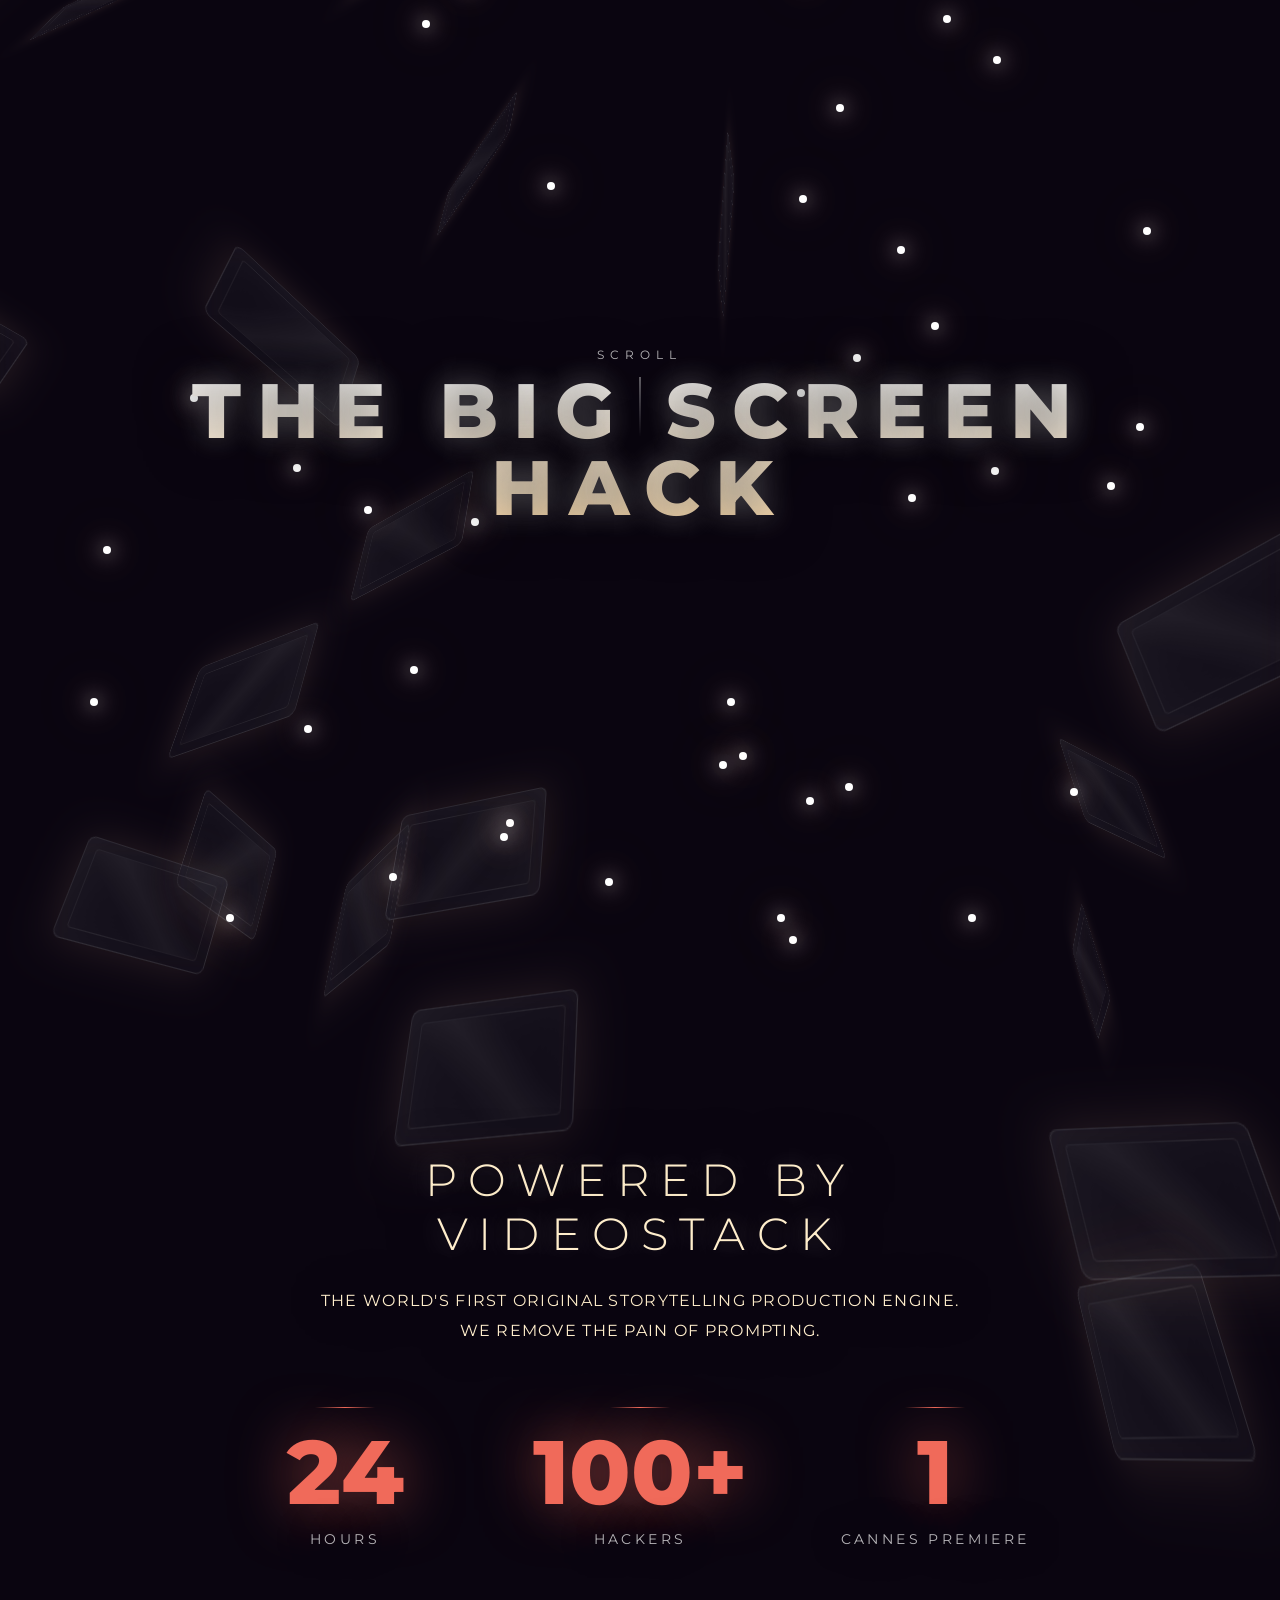
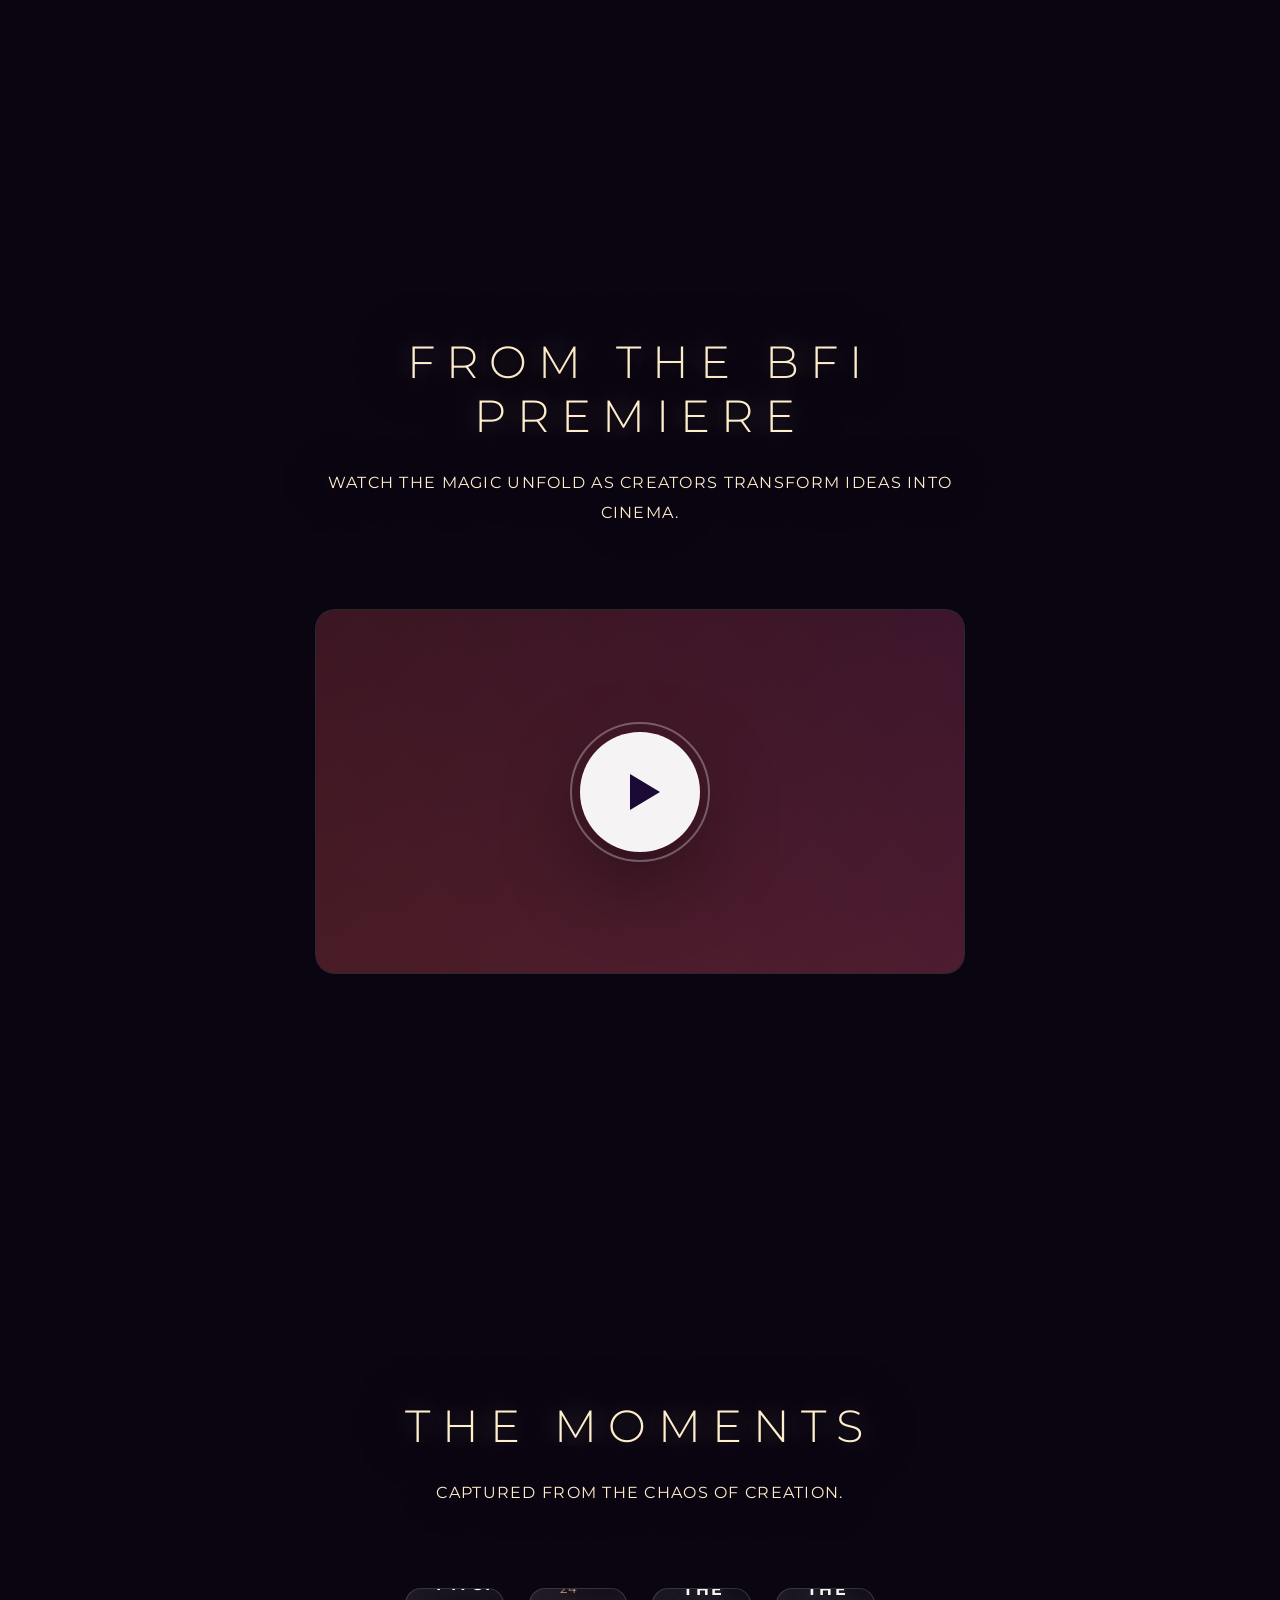
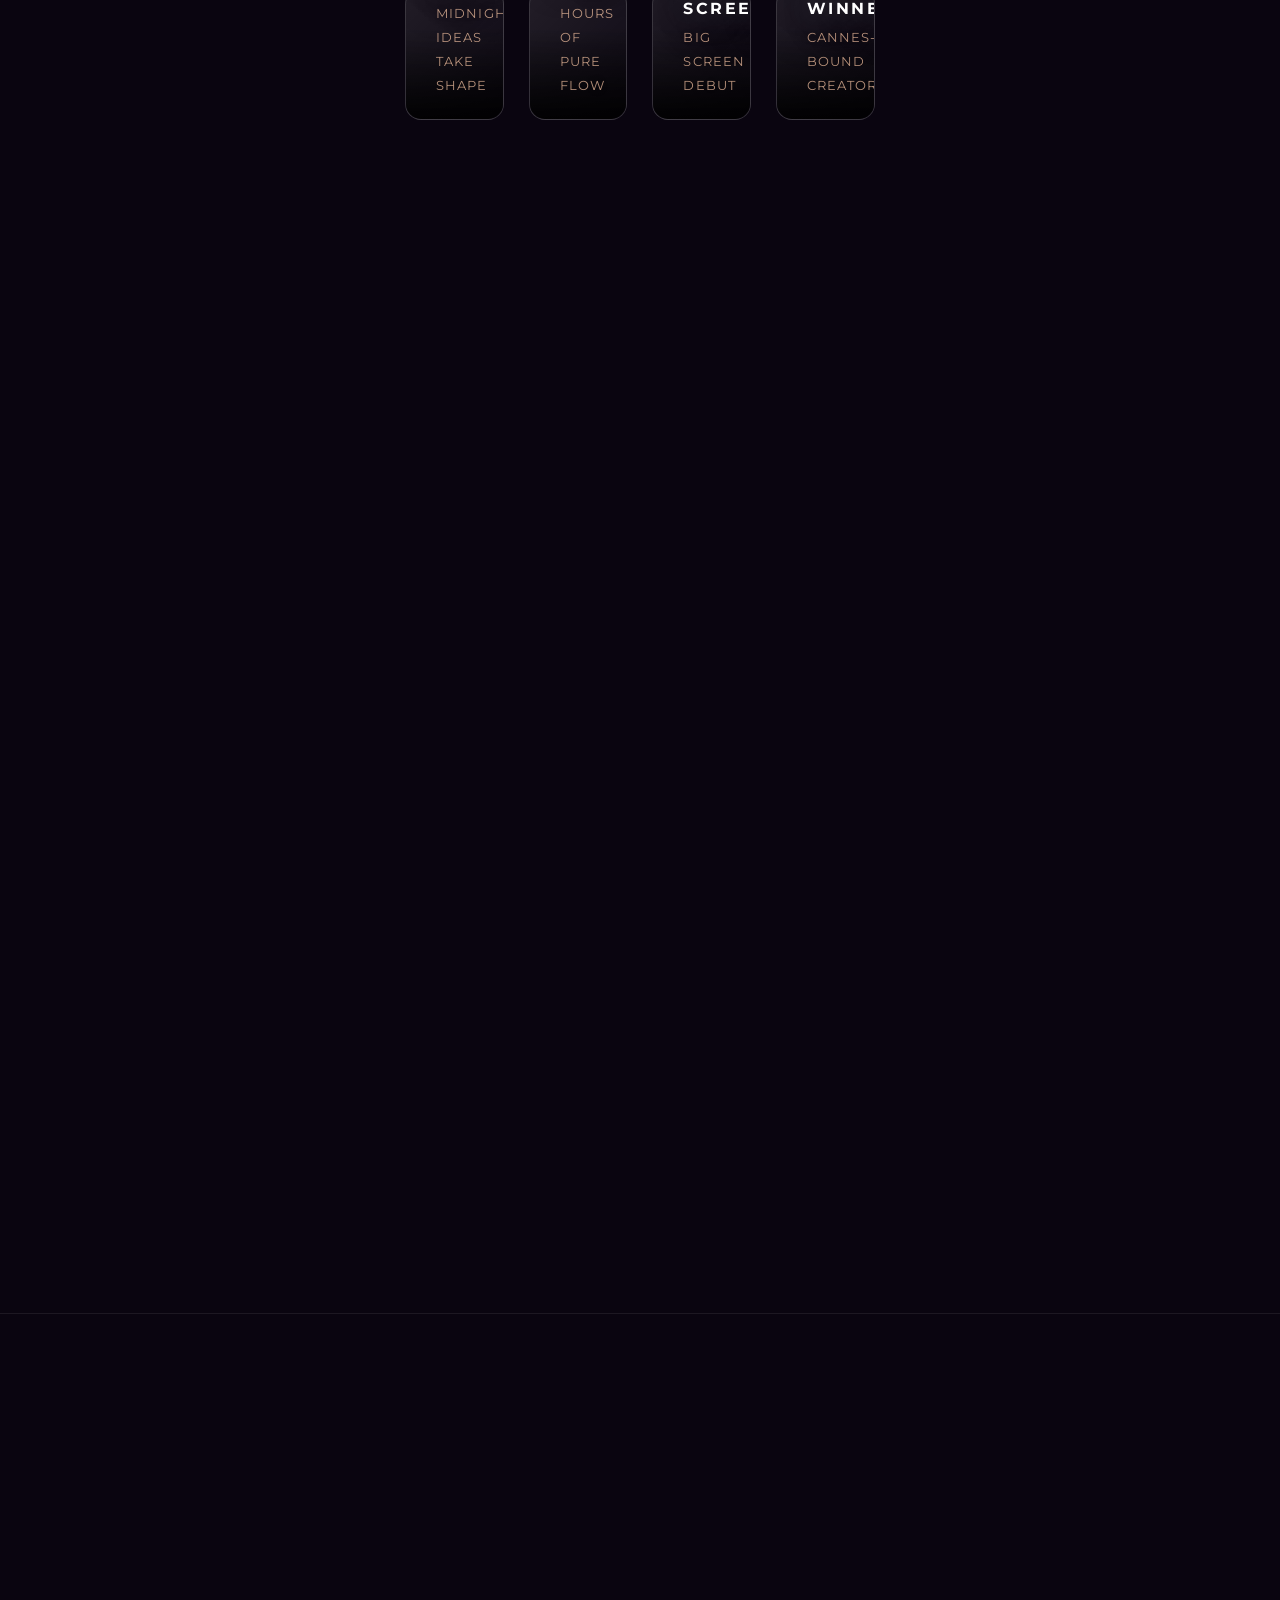
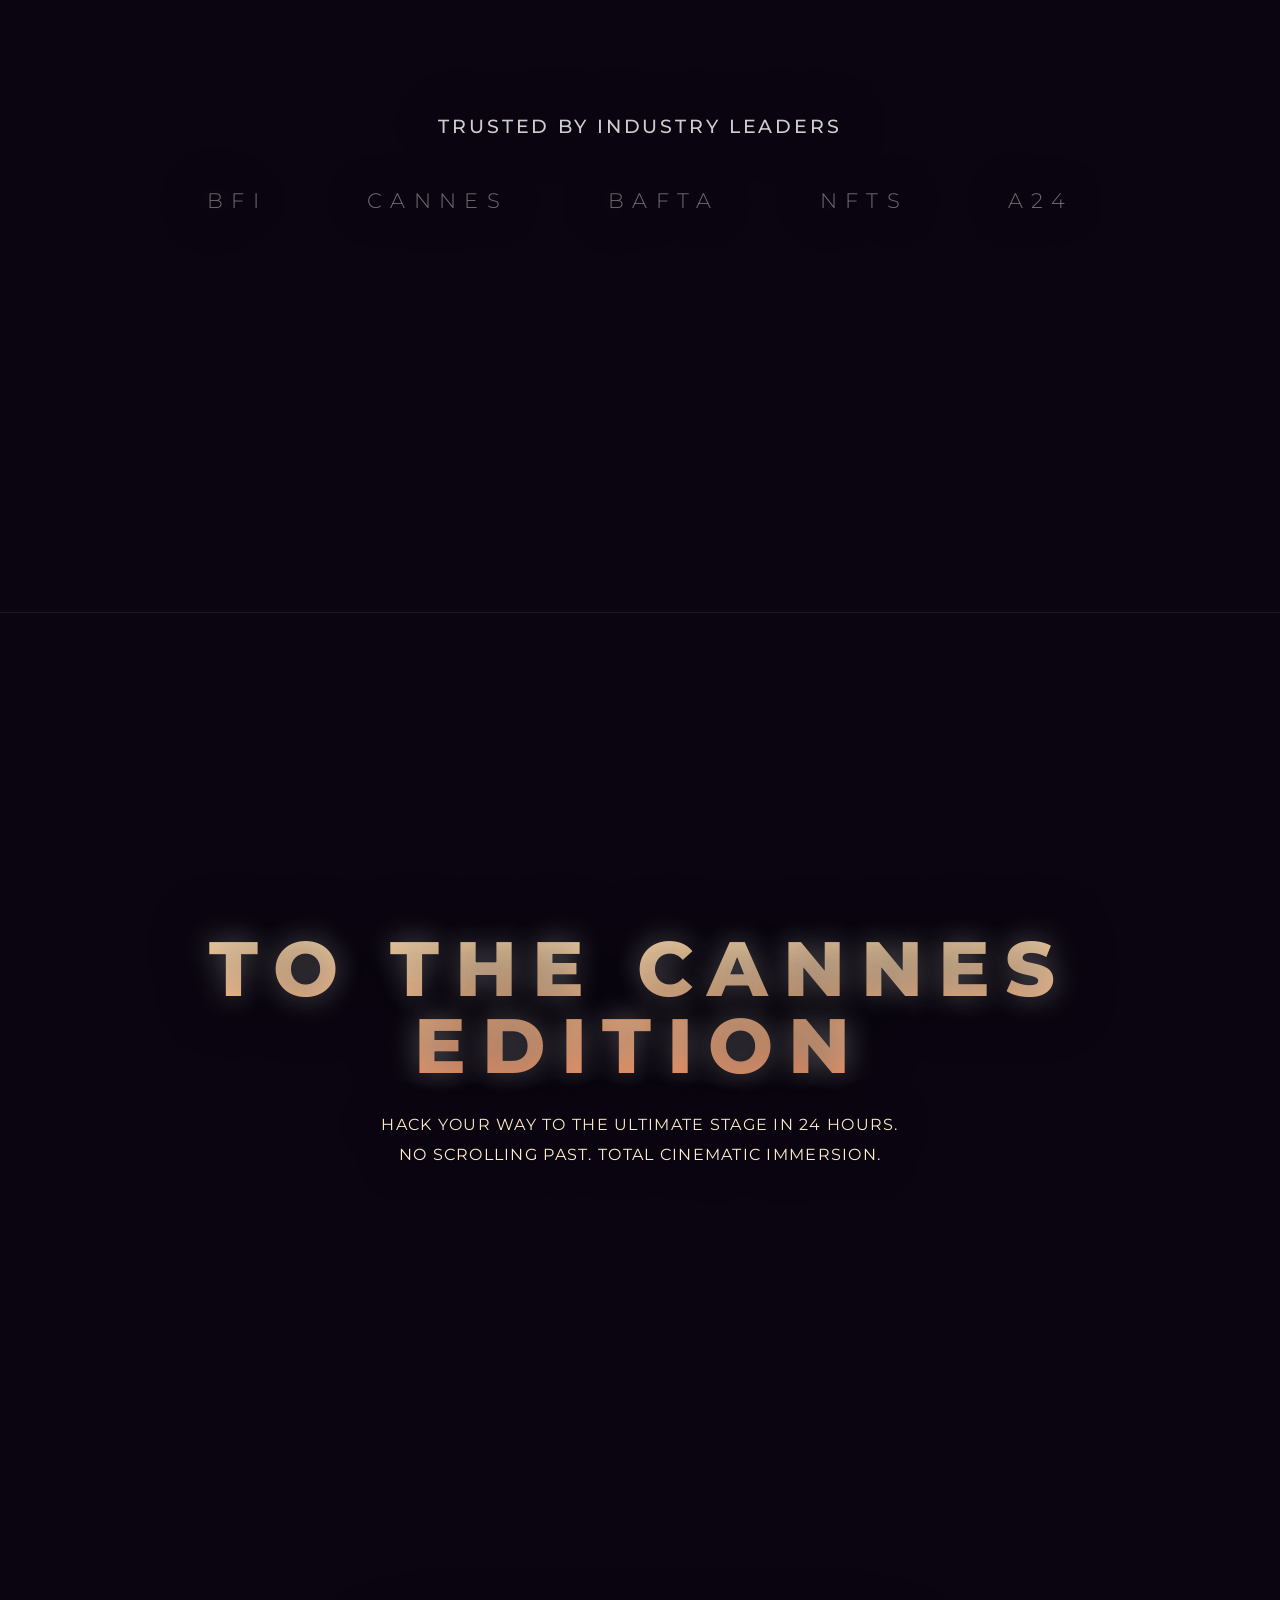
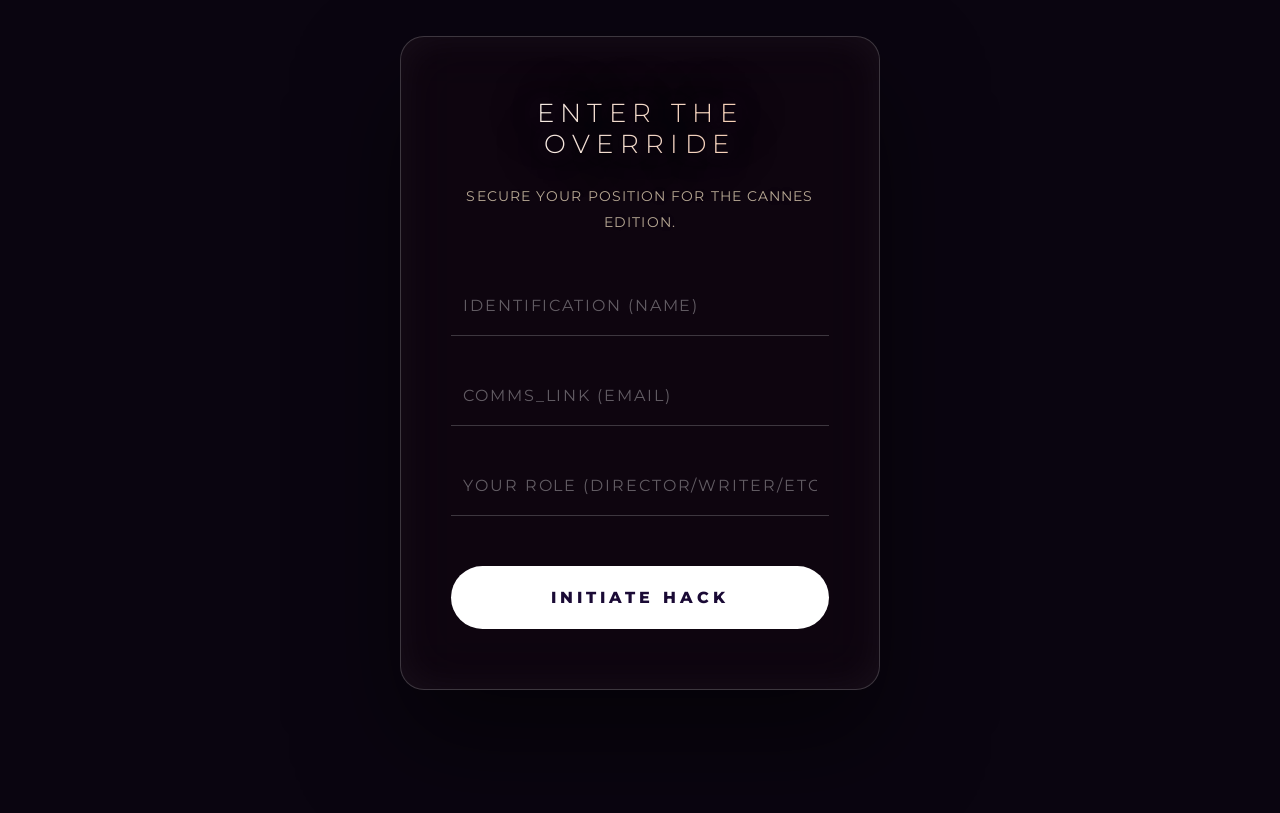
<file: public/index.html>
<!DOCTYPE html>
<html lang="en">
<head>
    <meta charset="UTF-8">
    <meta name="viewport" content="width=device-width, initial-scale=1.0">
    <meta http-equiv="Cache-Control" content="no-cache, no-store, must-revalidate">
    <title>THE BIG SCREEN HACK — CANNES EDITION</title>
    <style>
        @import url('https://fonts.googleapis.com/css2?family=Montserrat:wght@300;400;500;800&display=swap');
        
        * { margin: 0; padding: 0; box-sizing: border-box; }
        
        body, html { 
            background: #0a0510; 
            font-family: 'Montserrat', sans-serif; 
            overflow-x: hidden;
        }
        
        /* Animated gradient background */
        .sunset-bg {
            position: fixed; 
            top: 0; left: 0; 
            width: 100vw; height: 100vh; 
            z-index: -2;
            background: linear-gradient(180deg, #1a0a35 0%, #3d1a5c 25%, #7d2a6a 50%, #c94a6a 75%, #f06a5a 100%);
        }

        .gradient-anim {
            position: fixed;
            top: 0; left: 0;
            width: 100vw; height: 100vh;
            z-index: -1;
            background: radial-gradient(ellipse at 30% 50%, rgba(255,200,150,0.15) 0%, transparent 50%),
                        radial-gradient(ellipse at 70% 30%, rgba(201,74,106,0.2) 0%, transparent 40%);
            animation: gradientShift 8s ease-in-out infinite;
        }

        @keyframes gradientShift {
            0%, 100% { transform: scale(1) rotate(0deg); opacity: 0.6; }
            50% { transform: scale(1.1) rotate(2deg); opacity: 0.9; }
        }

        /* PARALLAX LAYERS - LEFT TO RIGHT */
        .parallax-layer {
            position: fixed;
            top: 0; left: 0;
            width: 100%; height: 100%;
            pointer-events: none;
            z-index: 0;
        }

        .floating-frame {
            position: absolute;
            border-radius: 12px;
            overflow: hidden;
            box-shadow: 0 20px 60px rgba(0,0,0,0.4), 0 0 40px rgba(255,200,150,0.2);
            border: 2px solid rgba(255,255,255,0.2);
            transition: transform 0.3s ease-out;
            background: linear-gradient(135deg, rgba(255,255,255,0.1), rgba(255,255,255,0.05));
        }

        .floating-frame::before {
            content: '';
            position: absolute;
            inset: 0;
            background: linear-gradient(135deg, rgba(255,255,255,0.2) 0%, transparent 50%, rgba(0,0,0,0.2) 100%);
            z-index: 1;
        }

        .frame-1 { width: 22vw; height: 35vh; top: 15%; left: -25vw; }
        .frame-2 { width: 18vw; height: 28vh; top: 55%; left: -20vw; }
        .frame-3 { width: 25vw; height: 20vh; top: 25%; right: -30vw; }
        .frame-4 { width: 15vw; height: 30vh; top: 65%; right: -20vw; }
        .frame-5 { width: 28vw; height: 25vh; top: 40%; left: -30vw; }

        /* Floating screens */
        .screens-container {
            position: fixed;
            top: 0; left: 0;
            width: 100vw; height: 100vh;
            z-index: 1;
            pointer-events: none;
            perspective: 1000px;
        }

        .screen {
            position: absolute;
            width: 160px; height: 100px;
            background: linear-gradient(135deg, rgba(255,255,255,0.2), rgba(255,255,255,0.05));
            border: 1px solid rgba(255,255,255,0.4);
            border-radius: 8px;
            box-shadow: 
                0 0 40px rgba(255,200,150,0.4),
                inset 0 0 40px rgba(255,255,255,0.1);
            backdrop-filter: blur(10px);
            transform-style: preserve-3d;
            transition: transform 0.1s linear;
            overflow: hidden;
        }

        .screen::before {
            content: '';
            position: absolute;
            top: 10px; left: 10px; right: 10px; bottom: 10px;
            border: 1px solid rgba(255,255,255,0.2);
            border-radius: 4px;
            background: linear-gradient(45deg, transparent 30%, rgba(255,255,255,0.15) 50%, transparent 70%);
            animation: shimmer 4s infinite;
        }

        @keyframes shimmer {
            0% { transform: translateX(-100%) rotate(45deg); }
            100% { transform: translateX(100%) rotate(45deg); }
        }

        /* Light beam */
        .light-beam {
            position: fixed;
            top: 50%; left: 50%;
            width: 400px; height: 1000px;
            transform: translate(-50%, -50%);
            background: linear-gradient(to bottom, 
                rgba(255,220,180,0) 0%,
                rgba(255,220,180,0.5) 50%,
                rgba(255,220,180,0) 100%);
            filter: blur(80px);
            z-index: 2;
            opacity: 0;
            transition: opacity 1s;
        }

        .light-beam.active {
            opacity: 1;
            animation: beamPulse 4s ease-in-out infinite;
        }

        @keyframes beamPulse {
            0%, 100% { opacity: 0.4; transform: translate(-50%, -50%) scaleX(1) rotate(-5deg); }
            50% { opacity: 0.8; transform: translate(-50%, -50%) scaleX(1.8) rotate(5deg); }
        }

        /* Sparkles */
        .sparkle {
            position: fixed;
            width: 8px; height: 8px;
            background: white;
            border-radius: 50%;
            box-shadow: 0 0 20px white, 0 0 40px #ffcc88, 0 0 60px #ff9966;
            z-index: 3;
            pointer-events: none;
        }

        main { position: relative; z-index: 10; }
        
        .section { 
            min-height: 100vh;
            display: flex; 
            align-items: center; 
            justify-content: center; 
            text-align: center; 
            padding: 10vh 5vw;
            position: relative;
        }

        .text-overlay { 
            color: white; 
            text-transform: uppercase; 
            text-shadow: 0 0 60px rgba(0,0,0,0.9), 0 0 30px rgba(255,255,255,0.4); 
            opacity: 0;
            transform: translateY(80px) scale(0.95);
            transition: all 1s cubic-bezier(0.16, 1, 0.3, 1);
        }

        .text-overlay.visible {
            opacity: 1;
            transform: translateY(0) scale(1);
        }
        
        h1 { 
            font-size: clamp(3rem, 6vw, 7rem); 
            font-weight: 800; 
            margin: 0; 
            letter-spacing: 0.2em;
            line-height: 1;
            background: linear-gradient(to bottom, #ffffff 0%, #ffddaa 100%);
            -webkit-background-clip: text;
            -webkit-text-fill-color: transparent;
            background-clip: text;
        }
        
        h2 { 
            font-size: clamp(1.8rem, 3.5vw, 4.5rem); 
            font-weight: 300; 
            margin: 0; 
            letter-spacing: 0.25em;
            color: #ffeecc;
        }
        
        h3 {
            font-size: clamp(1rem, 1.5vw, 1.5rem);
            font-weight: 500;
            letter-spacing: 0.15em;
            color: rgba(255,255,255,0.8);
        }
        
        p { 
            font-size: clamp(1rem, 1.2vw, 1.4rem); 
            font-weight: 400; 
            max-width: 650px; 
            margin: 25px auto; 
            line-height: 1.9; 
            letter-spacing: 0.08em;
            color: #ffeecc;
        }

        /* Stats */
        .stats-grid {
            display: grid;
            grid-template-columns: repeat(3, 1fr);
            gap: 80px;
            margin-top: 80px;
        }
        
        .stat-item {
            text-align: center;
            position: relative;
        }
        
        .stat-item::before {
            content: '';
            position: absolute;
            top: -20px; left: 50%;
            transform: translateX(-50%);
            width: 60px; height: 1px;
            background: linear-gradient(to right, transparent, #f06a5a, transparent);
        }
        
        .stat-number {
            font-size: clamp(3.5rem, 7vw, 6rem);
            font-weight: 800;
            color: #f06a5a;
            line-height: 1;
            text-shadow: 0 0 60px rgba(240, 106, 90, 0.6);
        }
        
        .stat-label {
            font-size: 0.85rem;
            letter-spacing: 0.25em;
            margin-top: 15px;
            color: rgba(255,255,255,0.7);
            text-transform: uppercase;
        }

        /* Gallery */
        .gallery-section { padding: 15vh 5vw; }
        
        .gallery-grid {
            display: grid;
            grid-template-columns: repeat(4, 1fr);
            gap: 25px;
            max-width: 1300px;
            margin: 80px auto 0;
        }
        
        .gallery-item {
            aspect-ratio: 3/4;
            background: linear-gradient(135deg, rgba(255,255,255,0.1), rgba(255,255,255,0.02));
            border: 1px solid rgba(255,255,255,0.15);
            border-radius: 16px;
            overflow: hidden;
            position: relative;
            transition: all 0.6s cubic-bezier(0.16, 1, 0.3, 1);
            cursor: pointer;
        }
        
        .gallery-item:hover {
            transform: translateY(-15px) scale(1.03) rotate(1deg);
            box-shadow: 0 40px 80px rgba(0,0,0,0.5), 0 0 60px rgba(255,200,150,0.3);
            border-color: rgba(255,255,255,0.4);
            z-index: 10;
        }
        
        .gallery-item::before {
            content: '';
            position: absolute;
            inset: 0;
            background: linear-gradient(to bottom, transparent 30%, rgba(0,0,0,0.9) 100%);
            z-index: 1;
        }
        
        .gallery-content {
            position: absolute;
            bottom: 0;
            left: 0;
            right: 0;
            padding: 30px;
            z-index: 2;
            text-align: left;
            transform: translateY(10px);
            transition: transform 0.4s;
        }
        
        .gallery-item:hover .gallery-content {
            transform: translateY(0);
        }
        
        .gallery-content h4 {
            font-size: 1rem;
            font-weight: 700;
            letter-spacing: 0.15em;
            margin-bottom: 8px;
            color: white;
        }
        
        .gallery-content p {
            font-size: 0.8rem;
            margin: 0;
            opacity: 0.7;
            color: #ffccaa;
        }

        /* Testimonials */
        .testimonials-section { padding: 15vh 5vw; }
        
        .testimonials-grid {
            display: grid;
            grid-template-columns: repeat(3, 1fr);
            gap: 50px;
            max-width: 1200px;
            margin: 80px auto 0;
        }
        
        .testimonial-card {
            background: rgba(255,255,255,0.03);
            backdrop-filter: blur(30px);
            border: 1px solid rgba(255,255,255,0.08);
            border-radius: 24px;
            padding: 50px 35px;
            text-align: left;
            transition: all 0.5s cubic-bezier(0.16, 1, 0.3, 1);
            position: relative;
        }
        
        .testimonial-card::before {
            content: '"';
            position: absolute;
            top: 20px; left: 30px;
            font-size: 6rem;
            color: rgba(240, 106, 90, 0.2);
            font-family: Georgia, serif;
            line-height: 1;
        }
        
        .testimonial-card:hover {
            transform: translateY(-10px) scale(1.02);
            background: rgba(255,255,255,0.06);
            border-color: rgba(255,255,255,0.2);
            box-shadow: 0 30px 60px rgba(0,0,0,0.3);
        }
        
        .quote {
            font-size: 1.05rem;
            line-height: 1.8;
            font-style: italic;
            margin-bottom: 30px;
            color: #fff;
            position: relative;
            z-index: 1;
        }
        
        .author {
            display: flex;
            align-items: center;
            gap: 18px;
        }
        
        .author-avatar {
            width: 55px; height: 55px;
            border-radius: 50%;
            background: linear-gradient(135deg, #f06a5a, #c94a6a);
            display: flex;
            align-items: center;
            justify-content: center;
            font-weight: 800;
            font-size: 1.3rem;
            box-shadow: 0 10px 30px rgba(240, 106, 90, 0.4);
        }
        
        .author-info h4 {
            font-size: 1rem;
            font-weight: 600;
            margin-bottom: 5px;
            letter-spacing: 0.05em;
        }
        
        .author-info p {
            font-size: 0.85rem;
            margin: 0;
            opacity: 0.6;
        }

        /* Logos */
        .logos-section {
            padding: 12vh 5vw;
            border-top: 1px solid rgba(255,255,255,0.08);
            border-bottom: 1px solid rgba(255,255,255,0.08);
        }
        
        .logos-grid {
            display: flex;
            justify-content: center;
            align-items: center;
            gap: 100px;
            flex-wrap: wrap;
            margin-top: 50px;
        }
        
        .logo-item {
            font-size: 1.3rem;
            font-weight: 300;
            letter-spacing: 0.4em;
            color: rgba(255,255,255,0.4);
            transition: all 0.4s;
            cursor: pointer;
        }
        
        .logo-item:hover {
            color: rgba(255,255,255,0.9);
            transform: scale(1.1);
            text-shadow: 0 0 30px rgba(255,255,255,0.5);
        }

        /* Video */
        .video-section { padding: 15vh 5vw; }
        
        .video-container {
            max-width: 1000px;
            margin: 80px auto 0;
            aspect-ratio: 16/9;
            background: linear-gradient(135deg, rgba(0,0,0,0.5), rgba(0,0,0,0.3));
            border: 1px solid rgba(255,255,255,0.15);
            border-radius: 20px;
            display: flex;
            align-items: center;
            justify-content: center;
            position: relative;
            overflow: hidden;
            transition: all 0.5s;
        }
        
        .video-container:hover {
            transform: scale(1.02);
            border-color: rgba(255,255,255,0.3);
            box-shadow: 0 40px 80px rgba(0,0,0,0.4);
        }
        
        .video-container::before {
            content: '';
            position: absolute;
            inset: -3px;
            background: linear-gradient(45deg, #f06a5a, #c94a6a, #7d2a6a, #f06a5a);
            background-size: 400% 400%;
            border-radius: 23px;
            z-index: -1;
            opacity: 0.6;
            animation: gradientRotate 8s ease infinite;
        }
        
        @keyframes gradientRotate {
            0%, 100% { background-position: 0% 50%; }
            50% { background-position: 100% 50%; }
        }
        
        .play-button {
            width: 120px; height: 120px;
            border-radius: 50%;
            background: rgba(255,255,255,0.95);
            display: flex;
            align-items: center;
            justify-content: center;
            cursor: pointer;
            transition: all 0.4s cubic-bezier(0.16, 1, 0.3, 1);
            box-shadow: 0 30px 80px rgba(0,0,0,0.4);
            position: relative;
        }
        
        .play-button::before {
            content: '';
            position: absolute;
            inset: -10px;
            border-radius: 50%;
            border: 2px solid rgba(255,255,255,0.3);
            animation: pulseRing 2s infinite;
        }
        
        @keyframes pulseRing {
            0% { transform: scale(1); opacity: 1; }
            100% { transform: scale(1.3); opacity: 0; }
        }
        
        .play-button:hover {
            transform: scale(1.15);
            background: white;
            box-shadow: 0 40px 100px rgba(0,0,0,0.5);
        }
        
        .play-button::after {
            content: '';
            width: 0; height: 0;
            border-left: 30px solid #1a0a35;
            border-top: 18px solid transparent;
            border-bottom: 18px solid transparent;
            margin-left: 10px;
        }

        .glass-panel { 
            background: rgba(20, 5, 15, 0.4); 
            backdrop-filter: blur(30px); 
            border: 1px solid rgba(255,255,255,0.2); 
            padding: 60px 50px; 
            border-radius: 24px; 
            box-shadow: 0 50px 100px rgba(0,0,0,0.5), inset 0 0 40px rgba(255,255,255,0.05);
            width: 100%;
            max-width: 480px;
        }

        input { 
            background: transparent; 
            border: none; 
            border-bottom: 1px solid rgba(255,255,255,0.2); 
            color: white; 
            padding: 20px 12px; 
            font-family: inherit; 
            font-size: 1rem; 
            width: 100%; 
            margin-bottom: 30px; 
            transition: 0.3s;
            letter-spacing: 0.08em;
        }
        
        input:focus { 
            outline: none; 
            border-bottom: 2px solid #f06a5a; 
            background: rgba(255,255,255,0.03);
        }
        
        input::placeholder { color: rgba(255,255,255,0.35); letter-spacing: 0.12em; }

        button { 
            background: white; 
            color: #1a0a35; 
            border: none; 
            padding: 22px 60px; 
            font-family: inherit; 
            font-size: 1rem;
            font-weight: 800; 
            letter-spacing: 0.25em; 
            cursor: pointer; 
            border-radius: 50px; 
            transition: all 0.4s cubic-bezier(0.16, 1, 0.3, 1); 
            width: 100%;
            margin-top: 20px;
            position: relative;
            overflow: hidden;
        }
        
        button::before {
            content: '';
            position: absolute;
            top: 0; left: -100%;
            width: 100%; height: 100%;
            background: linear-gradient(90deg, transparent, rgba(255,255,255,0.4), transparent);
            transition: left 0.5s;
        }
        
        button:hover::before {
            left: 100%;
        }
        
        button:hover { 
            background: #f06a5a; 
            color: white; 
            transform: translateY(-5px);
            box-shadow: 0 20px 40px rgba(240, 106, 90, 0.5);
        }

        .scroll-indicator {
            position: absolute;
            bottom: 10vh;
            left: 50%;
            transform: translateX(-50%);
            display: flex;
            flex-direction: column;
            align-items: center;
            gap: 15px;
            opacity: 0.7;
            animation: bounce 2.5s infinite;
        }

        .scroll-indicator span {
            font-size: 0.75rem;
            letter-spacing: 0.5em;
            color: white;
        }

        .scroll-line {
            width: 1px;
            height: 60px;
            background: linear-gradient(to bottom, white, transparent);
        }

        @keyframes bounce {
            0%, 20%, 50%, 80%, 100% { transform: translateY(0) translateX(-50%); }
            40% { transform: translateY(-15px) translateX(-50%); }
            60% { transform: translateY(-8px) translateX(-50%); }
        }

        @media (max-width: 768px) {
            .stats-grid, .testimonials-grid { grid-template-columns: 1fr; gap: 40px; }
            .gallery-grid { grid-template-columns: repeat(2, 1fr); }
            .logos-grid { gap: 50px; }
            .floating-frame { display: none; }
        }
    </style>
</head>
<body>
    <div class="sunset-bg"></div>
    <div class="gradient-anim"></div>
    
    <!-- Parallax layers -->
    <div class="parallax-layer" id="parallax-deep">
        <div class="floating-frame frame-1" data-speed="0.8" data-dir="1"></div>
        <div class="floating-frame frame-2" data-speed="1.2" data-dir="1"></div>
    </div>
    <div class="parallax-layer" id="parallax-mid">
        <div class="floating-frame frame-3" data-speed="1.5" data-dir="-1"></div>
        <div class="floating-frame frame-4" data-speed="0.9" data-dir="-1"></div>
    </div>
    <div class="parallax-layer" id="parallax-front">
        <div class="floating-frame frame-5" data-speed="2.2" data-dir="1"></div>
    </div>
    
    <div class="screens-container" id="screens"></div>
    <div class="light-beam" id="beam"></div>
    <div id="sparkles"></div>

    <main>
        <!-- Hero -->
        <section class="section" id="s1">
            <div class="text-overlay visible">
                <h1>THE BIG SCREEN<br>HACK</h1>
                <div class="scroll-indicator">
                    <span>SCROLL</span>
                    <div class="scroll-line"></div>
                </div>
            </div>
        </section>

        <!-- Stats -->
        <section class="section" id="s2">
            <div class="text-overlay" data-animate>
                <h2>POWERED BY<br>VIDEOSTACK</h2>
                <p>The world's first original storytelling production engine.<br>We remove the pain of prompting.</p>
                
                <div class="stats-grid">
                    <div class="stat-item">
                        <div class="stat-number" data-count="24">0</div>
                        <div class="stat-label">HOURS</div>
                    </div>
                    <div class="stat-item">
                        <div class="stat-number" data-count="100">0</div>
                        <div class="stat-label">HACKERS</div>
                    </div>
                    <div class="stat-item">
                        <div class="stat-number" data-count="1">0</div>
                        <div class="stat-label">CANNES PREMIERE</div>
                    </div>
                </div>
            </div>
        </section>

        <!-- Video Section -->
        <section class="section video-section" id="s3">
            <div class="text-overlay" data-animate>
                <h2>FROM THE BFI<br>PREMIERE</h2>
                <p>Watch the magic unfold as creators transform ideas into cinema.</p>
                
                <div class="video-container">
                    <div class="play-button"></div>
                </div>
            </div>
        </section>

        <!-- Gallery -->
        <section class="section gallery-section" id="s4">
            <div class="text-overlay" data-animate>
                <h2>THE MOMENTS</h2>
                <p>Captured from the chaos of creation.</p>
                
                <div class="gallery-grid">
                    <div class="gallery-item">
                        <div class="gallery-content">
                            <h4>THE PITCH</h4>
                            <p>Midnight ideas take shape</p>
                        </div>
                    </div>
                    <div class="gallery-item">
                        <div class="gallery-content">
                            <h4>THE BUILD</h4>
                            <p>24 hours of pure flow</p>
                        </div>
                    </div>
                    <div class="gallery-item">
                        <div class="gallery-content">
                            <h4>THE SCREENING</h4>
                            <p>Big screen debut</p>
                        </div>
                    </div>
                    <div class="gallery-item">
                        <div class="gallery-content">
                            <h4>THE WINNERS</h4>
                            <p>Cannes-bound creators</p>
                        </div>
                    </div>
                </div>
            </div>
        </section>

        <!-- Testimonials -->
        <section class="section testimonials-section" id="s5">
            <div class="text-overlay" data-animate>
                <h2>THE VOICES</h2>
                <p>From those who lived the hack.</p>
                
                <div class="testimonials-grid">
                    <div class="testimonial-card">
                        <p class="quote">24 hours changed everything. We went from strangers to a Cannes-bound crew. VideoStack didn't just give us tools—it gave us wings.</p>
                        <div class="author">
                            <div class="author-avatar">S</div>
                            <div class="author-info">
                                <h4>Sarah Chen</h4>
                                <p>Director, BFI Winner 2025</p>
                            </div>
                        </div>
                    </div>
                    <div class="testimonial-card">
                        <p class="quote">The most intense creative experience of my life. No prompts, no templates—just pure storytelling at the speed of thought.</p>
                        <div class="author">
                            <div class="author-avatar">M</div>
                            <div class="author-info">
                                <h4>Marcus Webb</h4>
                                <p>Screenwriter, Cannes Edition</p>
                            </div>
                        </div>
                    </div>
                    <div class="testimonial-card">
                        <p class="quote">I've been to dozens of hackathons. Nothing compares to seeing your film on the big screen 24 hours after the first idea.</p>
                        <div class="author">
                            <div class="author-avatar">A</div>
                            <div class="author-info">
                                <h4>Aisha Patel</h4>
                                <p>Producer, VideoStack Ambassador</p>
                            </div>
                        </div>
                    </div>
                </div>
            </div>
        </section>

        <!-- Logos -->
        <section class="section logos-section" id="s6">
            <div class="text-overlay" data-animate>
                <h3>TRUSTED BY INDUSTRY LEADERS</h3>
                <div class="logos-grid">
                    <div class="logo-item">BFI</div>
                    <div class="logo-item">CANNES</div>
                    <div class="logo-item">BAFTA</div>
                    <div class="logo-item">NFTS</div>
                    <div class="logo-item">A24</div>
                </div>
            </div>
        </section>

        <!-- Cannes CTA -->
        <section class="section" id="s7">
            <div class="text-overlay" data-animate>
                <h1 style="background: linear-gradient(to bottom, #ffddaa 0%, #ff9966 100%); -webkit-background-clip: text; -webkit-text-fill-color: transparent;">TO THE CANNES<br>EDITION</h1>
                <p>Hack your way to the ultimate stage in 24 hours.<br>No scrolling past. Total cinematic immersion.</p>
            </div>
        </section>

        <!-- Form -->
        <section class="section" id="s8">
            <div class="glass-panel text-overlay" data-animate style="pointer-events: auto;">
                <h2 style="font-size: 1.6rem; margin-bottom: 10px; background: linear-gradient(to right, #fff, #ffccaa); -webkit-background-clip: text; -webkit-text-fill-color: transparent;">ENTER THE OVERRIDE</h2>
                <p style="font-size: 0.85rem; margin-bottom: 40px; opacity: 0.7;">Secure your position for the Cannes Edition.</p>
                <form onsubmit="event.preventDefault(); alert('Welcome to the hack!');">
                    <input type="text" placeholder="IDENTIFICATION (NAME)" required>
                    <input type="email" placeholder="COMMS_LINK (EMAIL)" required>
                    <input type="text" placeholder="YOUR ROLE (DIRECTOR/WRITER/ETC)" required>
                    <button type="submit">INITIATE HACK</button>
                </form>
            </div>
        </section>
    </main>

    <script>
        // Create floating image frames for parallax
        const frames = document.querySelectorAll('.floating-frame');
        
        // Create screens
        const screensContainer = document.getElementById('screens');
        const numScreens = 30;
        const screens = [];

        for(let i = 0; i < numScreens; i++) {
            const screen = document.createElement('div');
            screen.className = 'screen';
            
            const startX = (Math.random() - 0.5) * 150;
            const startY = (Math.random() - 0.5) * 150;
            const startZ = Math.random() * 500 - 200;
            const startRotX = Math.random() * 360;
            const startRotY = Math.random() * 360;
            
            screen.style.left = '50%';
            screen.style.top = '50%';
            screen.style.marginLeft = '-70px';
            screen.style.marginTop = '-45px';
            
            const angle = (i / (numScreens/3)) * Math.PI * 2;
            const radius = 40;
            const level = i % 3;
            const targetX = Math.cos(angle) * radius;
            const targetY = (level - 1) * 30;
            const targetZ = Math.sin(angle) * radius;
            
            screens.push({
                el: screen,
                startX, startY, startZ, startRotX, startRotY,
                targetX, targetY, targetZ
            });
            
            screensContainer.appendChild(screen);
        }

        // Create sparkles
        const sparklesContainer = document.getElementById('sparkles');
        for(let i = 0; i < 40; i++) {
            const sparkle = document.createElement('div');
            sparkle.className = 'sparkle';
            sparkle.style.left = Math.random() * 100 + 'vw';
            sparkle.style.top = Math.random() * 100 + 'vh';
            sparkle.style.animationDelay = Math.random() * 3 + 's';
            sparklesContainer.appendChild(sparkle);
            
            setInterval(() => {
                let top = parseFloat(sparkle.style.top);
                top -= 0.5;
                if(top < -5) top = 105;
                sparkle.style.top = top + 'vh';
                sparkle.style.left = (parseFloat(sparkle.style.left) + Math.sin(Date.now()/1000 + i) * 0.1) + 'vw';
            }, 50);
        }

        // Scroll animation handler
        const textOverlays = document.querySelectorAll('[data-animate]');
        const beam = document.getElementById('beam');
        
        // Window dimensions for parallax
        let ww = window.innerWidth;
        window.addEventListener('resize', () => { ww = window.innerWidth; });

        function updateScreens() {
            const scrollY = window.scrollY;
            const maxScroll = document.body.scrollHeight - window.innerHeight;
            const progress = Math.min(scrollY / maxScroll, 1);
            
            // 1. Move Central Screens
            screens.forEach((s, i) => {
                const x = s.startX + (s.targetX - s.startX) * progress;
                const y = s.startY + (s.targetY - s.startY) * progress;
                const z = s.startZ + (s.targetZ - s.startZ) * progress;
                const rotY = s.startRotY + progress * 360;
                const rotX = 45 + progress * 45;
                
                s.el.style.transform = `translate3d(${x}vw, ${y}vh, ${z}px) rotateX(${rotX}deg) rotateY(${rotY}deg)`;
                s.el.style.opacity = 0.3 + progress * 0.7;
            });
            
            // 2. Horizontal Frame Parallax
            frames.forEach(frame => {
                const speed = parseFloat(frame.dataset.speed);
                const dir = parseFloat(frame.dataset.dir);
                // Move from off-screen left/right toward center, then past it
                const moveAmount = (progress * 100 * speed * dir);
                
                // Add a slight vertical drift for elegance
                const driftY = progress * 20 * speed;
                
                frame.style.transform = `translate3d(${moveAmount}vw, ${driftY}vh, 0)`;
                // Fade in as they move in, fade out as they leave
                frame.style.opacity = Math.sin(progress * Math.PI);
            });
            
            // 3. Center beam
            if(progress > 0.3 && progress < 0.8) {
                beam.classList.add('active');
            } else {
                beam.classList.remove('active');
            }
        }

        // Intersection Observer for Text and Stats
        const observer = new IntersectionObserver((entries) => {
            entries.forEach(entry => {
                if(entry.isIntersecting) {
                    entry.target.classList.add('visible');
                    
                    const statNumbers = entry.target.querySelectorAll('.stat-number');
                    statNumbers.forEach(stat => {
                        const target = parseInt(stat.dataset.count);
                        animateCounter(stat, target);
                    });
                }
            });
        }, { threshold: 0.3 });

        textOverlays.forEach(el => observer.observe(el));

        // Counter animation
        function animateCounter(el, target) {
            let current = 0;
            const increment = target / 50;
            const timer = setInterval(() => {
                current += increment;
                if(current >= target) {
                    el.textContent = target === 100 ? '100+' : target;
                    clearInterval(timer);
                } else {
                    el.textContent = Math.floor(current);
                }
            }, 30);
        }

        window.addEventListener('scroll', updateScreens);
        updateScreens();
    </script>
</body>
</html>
</file>
